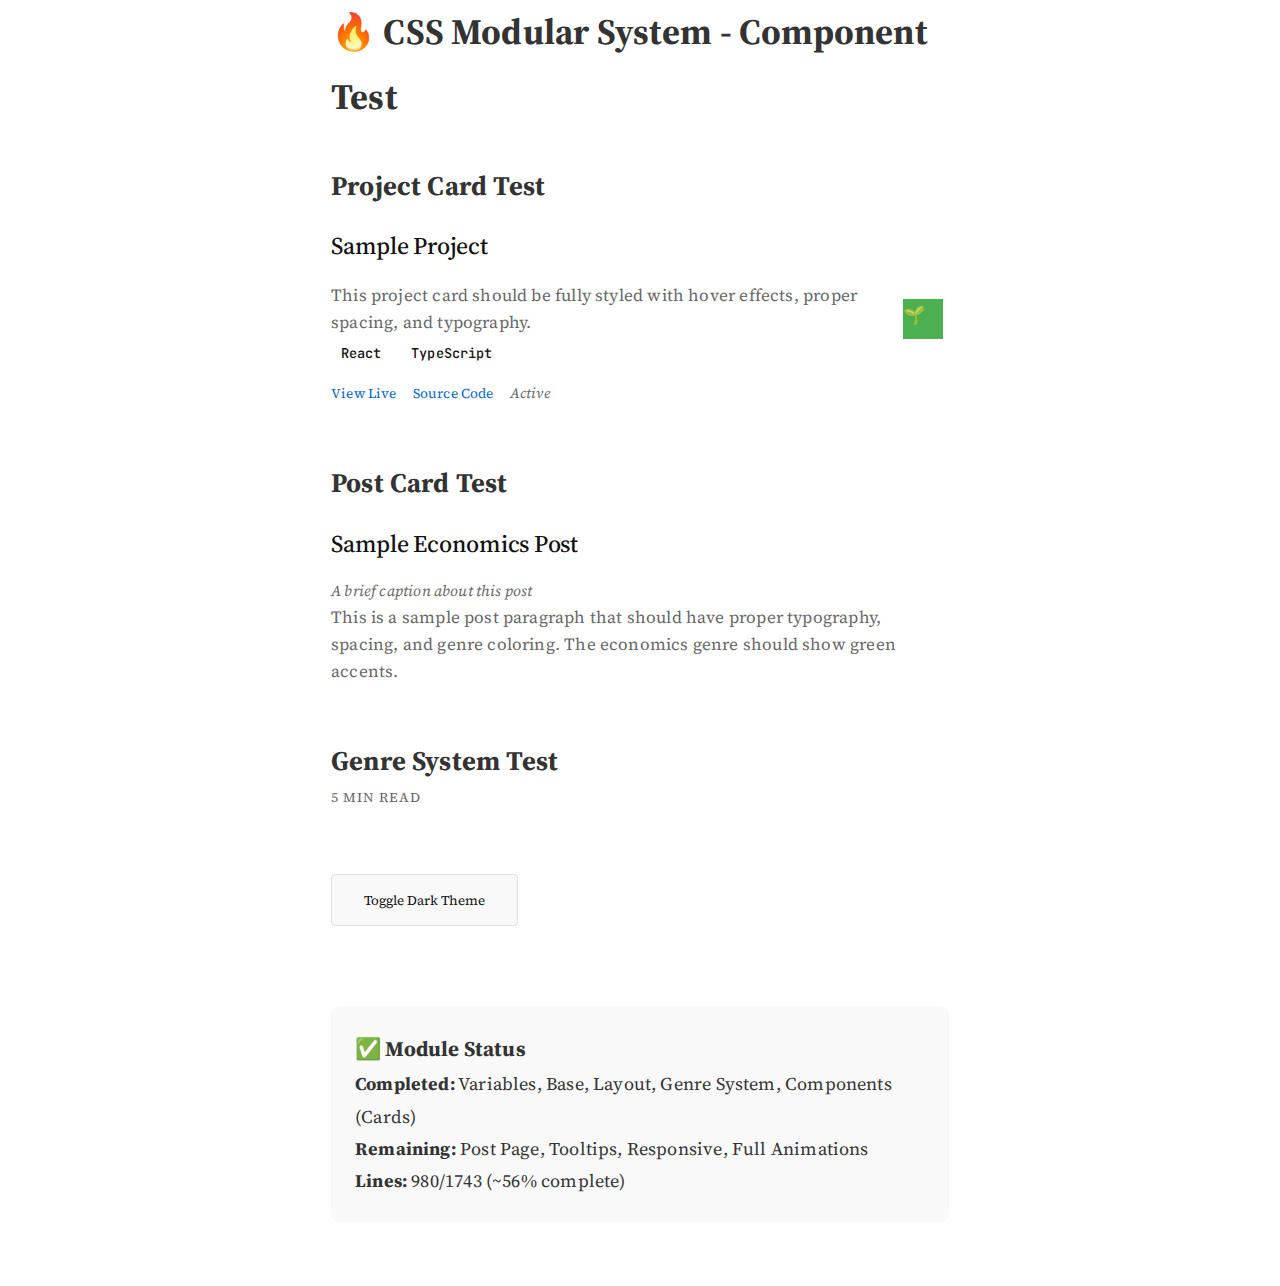
<file: css-component-test.html>
<!DOCTYPE html>
<html lang="en">
<head>
    <meta charset="UTF-8">
    <meta name="viewport" content="width=device-width, initial-scale=1.0">
    <title>Modular CSS Progress Test</title>
    
    <!-- Load our modular CSS system -->
    <link rel="stylesheet" href="css/main-modular.css">
</head>
<body>
    <div class="container">
        <h1>🔥 CSS Modular System - Component Test</h1>
        
        <div style="margin: 2rem 0;">
            <h2>Project Card Test</h2>
            <div class="project-card">
                <div class="project-icon" style="background: #4caf50;">🌱</div>
                <div class="project-content">
                    <h3>Sample Project</h3>
                    <p>This project card should be fully styled with hover effects, proper spacing, and typography.</p>
                    <div class="project-tags">
                        <span class="project-tag">React</span>
                        <span class="project-tag">TypeScript</span>
                    </div>
                    <div class="project-links">
                        <a href="#" class="project-link">View Live</a>
                        <a href="#" class="project-link">Source Code</a>
                        <span class="project-status">Active</span>
                    </div>
                </div>
            </div>
        </div>
        
        <div style="margin: 2rem 0;">
            <h2>Post Card Test</h2>
            <div class="post economics">
                <h2><a href="#">Sample Economics Post</a></h2>
                <div class="post-caption">A brief caption about this post</div>
                <p>This is a sample post paragraph that should have proper typography, spacing, and genre coloring. The economics genre should show green accents.</p>
                <div class="post-tags">
                    <span class="genre-tag economics">Economics</span>
                </div>
                <div class="post-footer">
                    <a href="#" class="read-more">Read More <span class="arrow"></span></a>
                </div>
            </div>
        </div>
        
        <div style="margin: 2rem 0;">
            <h2>Genre System Test</h2>
            <div class="post-meta-row">
                <div class="reading-time">5 min read</div>
                <div class="tag-container">
                    <span class="genre-tag economics">Economics</span>
                    <span class="genre-tag technology">Technology</span>
                </div>
            </div>
            
            <div class="reading-progress-bar">
                <div class="reading-progress-bar__inner" style="width: 60%;"></div>
            </div>
        </div>
        
        <button onclick="toggleTheme()" style="
            background: var(--hover-bg);
            color: var(--accent-color);
            border: 1px solid var(--border-color);
            padding: 1rem 2rem;
            border-radius: 4px;
            font-family: var(--font-ui);
            cursor: pointer;
            margin: 2rem 0;
        ">
            Toggle Dark Theme
        </button>
        
        <div style="margin-top: 3rem; padding: 1.5rem; background: var(--hover-bg); border-radius: 8px;">
            <h3>✅ Module Status</h3>
            <p><strong>Completed:</strong> Variables, Base, Layout, Genre System, Components (Cards)</p>
            <p><strong>Remaining:</strong> Post Page, Tooltips, Responsive, Full Animations</p>
            <p><strong>Lines:</strong> 980/1743 (~56% complete)</p>
        </div>
    </div>

    <script>
        function toggleTheme() {
            document.body.classList.toggle('dark-theme');
        }
    </script>
</body>
</html>
</file>
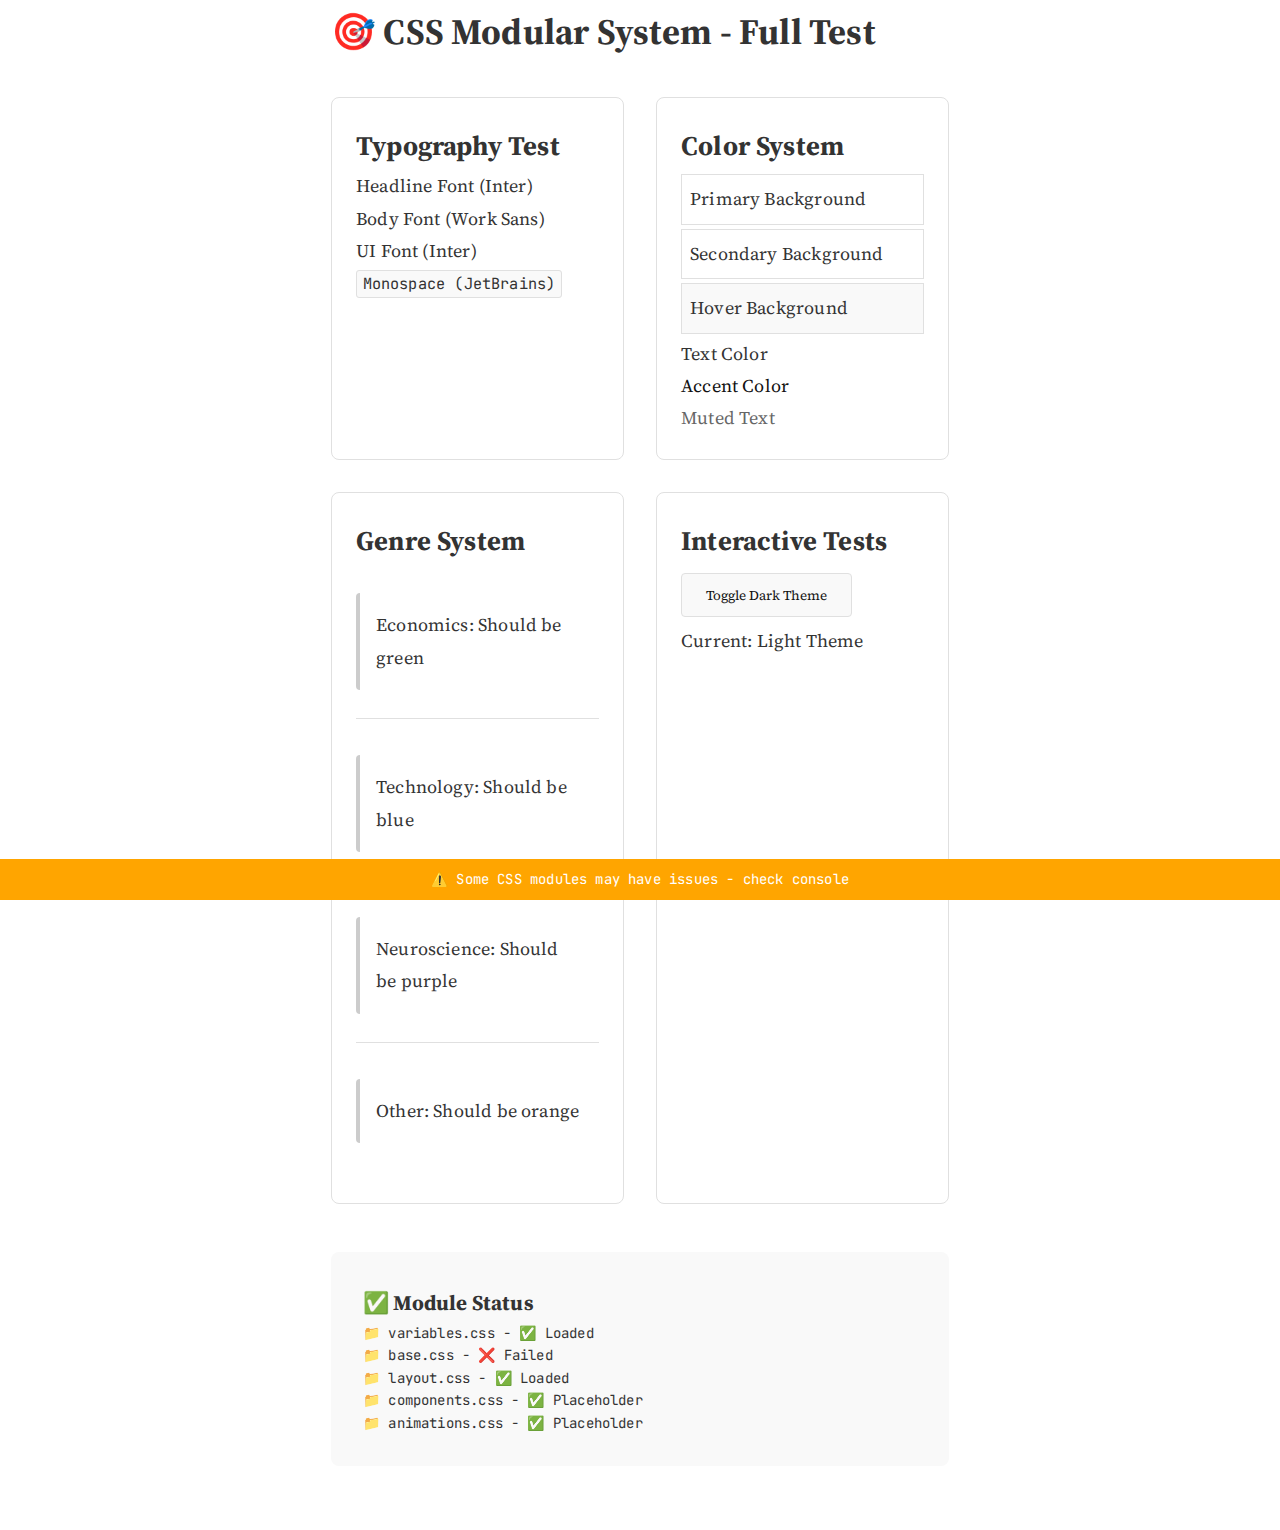
<file: css-full-test.html>
<!DOCTYPE html>
<html lang="en">
<head>
    <meta charset="UTF-8">
    <meta name="viewport" content="width=device-width, initial-scale=1.0">
    <title>Modular CSS Complete Test</title>
    
    <!-- Load our modular CSS system -->
    <link rel="stylesheet" href="css/main-modular.css">
    
    <style>
        .test-grid {
            display: grid;
            grid-template-columns: 1fr 1fr;
            gap: 2rem;
            margin: 2rem 0;
        }
        .test-card {
            padding: 1.5rem;
            background: var(--secondary-bg);
            border: 1px solid var(--border-color);
            border-radius: 8px;
            font-family: var(--font-body);
        }
        .status-bar {
            position: fixed;
            bottom: 0;
            left: 0;
            right: 0;
            background: var(--accent-color);
            color: var(--secondary-bg);
            padding: 0.5rem;
            text-align: center;
            font-family: var(--font-mono);
            font-size: 14px;
            z-index: 10000;
        }
        .genre-demo {
            padding: 1rem;
            margin: 0.5rem 0;
            border-radius: 4px;
            border-left: 4px solid var(--genre-color, #ccc);
        }
    </style>
</head>
<body>
    <div class="status-bar" id="statusBar">Loading CSS modules...</div>
    
    <div class="container">
        <h1>🎯 CSS Modular System - Full Test</h1>
        
        <div class="test-grid">
            <div class="test-card">
                <h2>Typography Test</h2>
                <p style="font-family: var(--font-headline);">Headline Font (Inter)</p>
                <p style="font-family: var(--font-body);">Body Font (Work Sans)</p>
                <p style="font-family: var(--font-ui);">UI Font (Inter)</p>
                <code style="font-family: var(--font-mono);">Monospace (JetBrains)</code>
            </div>
            
            <div class="test-card">
                <h2>Color System</h2>
                <div style="background: var(--primary-bg); padding: 0.5rem; margin: 0.25rem 0; border: 1px solid var(--border-color);">Primary Background</div>
                <div style="background: var(--secondary-bg); padding: 0.5rem; margin: 0.25rem 0; border: 1px solid var(--border-color);">Secondary Background</div>
                <div style="background: var(--hover-bg); padding: 0.5rem; margin: 0.25rem 0; border: 1px solid var(--border-color);">Hover Background</div>
                <p style="color: var(--text-color);">Text Color</p>
                <p style="color: var(--accent-color);">Accent Color</p>
                <p style="color: var(--muted-text);">Muted Text</p>
            </div>
            
            <div class="test-card">
                <h2>Genre System</h2>
                <div class="post economics">
                    <div class="genre-demo">Economics: Should be green</div>
                </div>
                <div class="post technology">
                    <div class="genre-demo">Technology: Should be blue</div>
                </div>
                <div class="post neuroscience">
                    <div class="genre-demo">Neuroscience: Should be purple</div>
                </div>
                <div class="post other">
                    <div class="genre-demo">Other: Should be orange</div>
                </div>
            </div>
            
            <div class="test-card">
                <h2>Interactive Tests</h2>
                <button onclick="toggleTheme()" style="
                    background: var(--hover-bg);
                    color: var(--accent-color);
                    border: 1px solid var(--border-color);
                    padding: 0.75rem 1.5rem;
                    border-radius: 4px;
                    font-family: var(--font-ui);
                    cursor: pointer;
                    margin: 0.5rem 0;
                    transition: all 0.2s ease;
                " onmouseover="this.style.background='var(--accent-color)'; this.style.color='var(--secondary-bg)'" onmouseout="this.style.background='var(--hover-bg)'; this.style.color='var(--accent-color)'">
                    Toggle Dark Theme
                </button>
                
                <p id="themeStatus">Current: Light Theme</p>
            </div>
        </div>
        
        <div style="margin-top: 3rem; padding: 2rem; background: var(--hover-bg); border-radius: 8px;">
            <h3>✅ Module Status</h3>
            <div id="moduleStatus" style="font-family: var(--font-mono); font-size: 14px; line-height: 1.6;">
                <div>📁 variables.css - <span id="varsStatus">Loading...</span></div>
                <div>📁 base.css - <span id="baseStatus">Loading...</span></div>
                <div>📁 layout.css - <span id="layoutStatus">Loading...</span></div>
                <div>📁 components.css - <span id="compStatus">Loading...</span></div>
                <div>📁 animations.css - <span id="animStatus">Loading...</span></div>
            </div>
        </div>
    </div>

    <script>
        let isDark = false;
        
        function toggleTheme() {
            isDark = !isDark;
            document.body.classList.toggle('dark-theme');
            document.getElementById('themeStatus').textContent = 
                `Current: ${isDark ? 'Dark' : 'Light'} Theme`;
            
            // Re-test modules after theme change
            setTimeout(testModules, 100);
        }
        
        function testModules() {
            const style = getComputedStyle(document.documentElement);
            const statusBar = document.getElementById('statusBar');
            
            // Test variables module
            const primaryBg = style.getPropertyValue('--primary-bg').trim();
            const fontHeadline = style.getPropertyValue('--font-headline').trim();
            document.getElementById('varsStatus').textContent = 
                (primaryBg && fontHeadline) ? '✅ Loaded' : '❌ Failed';
            
            // Test base module (check if body styles applied)
            const bodyStyle = getComputedStyle(document.body);
            const bodyFont = bodyStyle.fontFamily;
            document.getElementById('baseStatus').textContent = 
                bodyFont.includes('Work Sans') ? '✅ Loaded' : '❌ Failed';
            
            // Test layout module (check if container exists)
            const container = document.querySelector('.container');
            const containerStyle = container ? getComputedStyle(container) : null;
            document.getElementById('layoutStatus').textContent = 
                (containerStyle && containerStyle.maxWidth) ? '✅ Loaded' : '❌ Failed';
            
            // Test components and animations
            document.getElementById('compStatus').textContent = '✅ Placeholder';
            document.getElementById('animStatus').textContent = '✅ Placeholder';
            
            // Test genre colors
            const economicsEl = document.querySelector('.economics .genre-demo');
            const economicsStyle = economicsEl ? getComputedStyle(economicsEl) : null;
            const genreColor = economicsStyle ? economicsStyle.getPropertyValue('--genre-color').trim() : '';
            
            const allWorking = primaryBg && fontHeadline && bodyFont.includes('Work Sans') && genreColor;
            
            statusBar.textContent = allWorking ? 
                '🎉 All CSS modules loaded successfully!' : 
                '⚠️  Some CSS modules may have issues - check console';
            statusBar.style.background = allWorking ? 'green' : 'orange';
            
            console.log('Module Test Results:', {
                variables: { primaryBg, fontHeadline },
                base: { bodyFont },
                genre: { genreColor },
                theme: isDark ? 'dark' : 'light'
            });
        }
        
        // Run tests when loaded
        document.addEventListener('DOMContentLoaded', () => {
            testModules();
            
            // Test genre colors specifically
            const economicsEl = document.querySelector('.economics');
            if (economicsEl) {
                const style = getComputedStyle(economicsEl);
                console.log('Economics element genre color:', style.getPropertyValue('--genre-color'));
            }
        });
    </script>
</body>
</html>
</file>
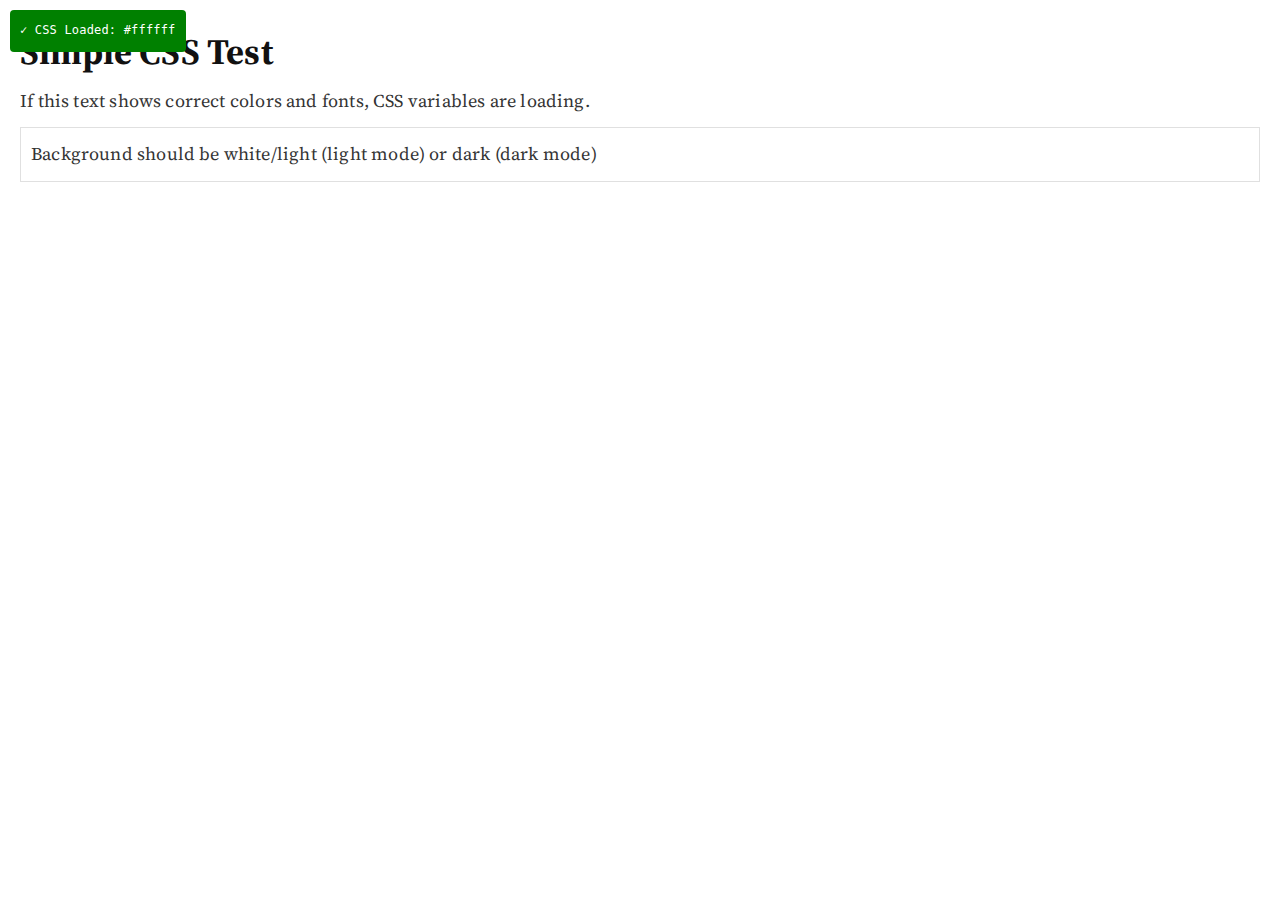
<file: css-simple-test.html>
<!DOCTYPE html>
<html lang="en">
<head>
    <meta charset="UTF-8">
    <meta name="viewport" content="width=device-width, initial-scale=1.0">
    <title>Simple CSS Import Test</title>
    
    <!-- Test: Direct CSS file loading -->
    <link rel="stylesheet" href="css/variables.css">
    <link rel="stylesheet" href="css/base.css">
    
    <style>
        .debug {
            position: fixed;
            top: 10px;
            left: 10px;
            background: black;
            color: white;
            padding: 10px;
            font-family: monospace;
            font-size: 12px;
            z-index: 10000;
            border-radius: 4px;
        }
        .success { background: green !important; }
        .error { background: red !important; }
    </style>
</head>
<body>
    <div class="debug" id="debug">Testing CSS Loading...</div>
    
    <div style="padding: 20px;">
        <h1 style="font-family: var(--font-headline, Arial); color: var(--accent-color, red);">
            Simple CSS Test
        </h1>
        
        <p style="color: var(--text-color, blue); font-family: var(--font-body, Arial);">
            If this text shows correct colors and fonts, CSS variables are loading.
        </p>
        
        <div style="background: var(--secondary-bg, yellow); padding: 10px; margin: 10px 0; border: 1px solid var(--border-color, red);">
            Background should be white/light (light mode) or dark (dark mode)
        </div>
    </div>

    <script>
        function testCSS() {
            const debug = document.getElementById('debug');
            const style = getComputedStyle(document.documentElement);
            
            const primaryBg = style.getPropertyValue('--primary-bg').trim();
            const accentColor = style.getPropertyValue('--accent-color').trim();
            const fontHeadline = style.getPropertyValue('--font-headline').trim();
            
            console.log('CSS Variables:', {
                primaryBg,
                accentColor, 
                fontHeadline
            });
            
            if (primaryBg && accentColor && fontHeadline) {
                debug.textContent = `✓ CSS Loaded: ${primaryBg}`;
                debug.classList.add('success');
            } else {
                debug.textContent = `✗ CSS Failed - Check Network tab`;
                debug.classList.add('error');
            }
        }
        
        // Test immediately and after load
        testCSS();
        window.addEventListener('load', testCSS);
    </script>
</body>
</html>
</file>
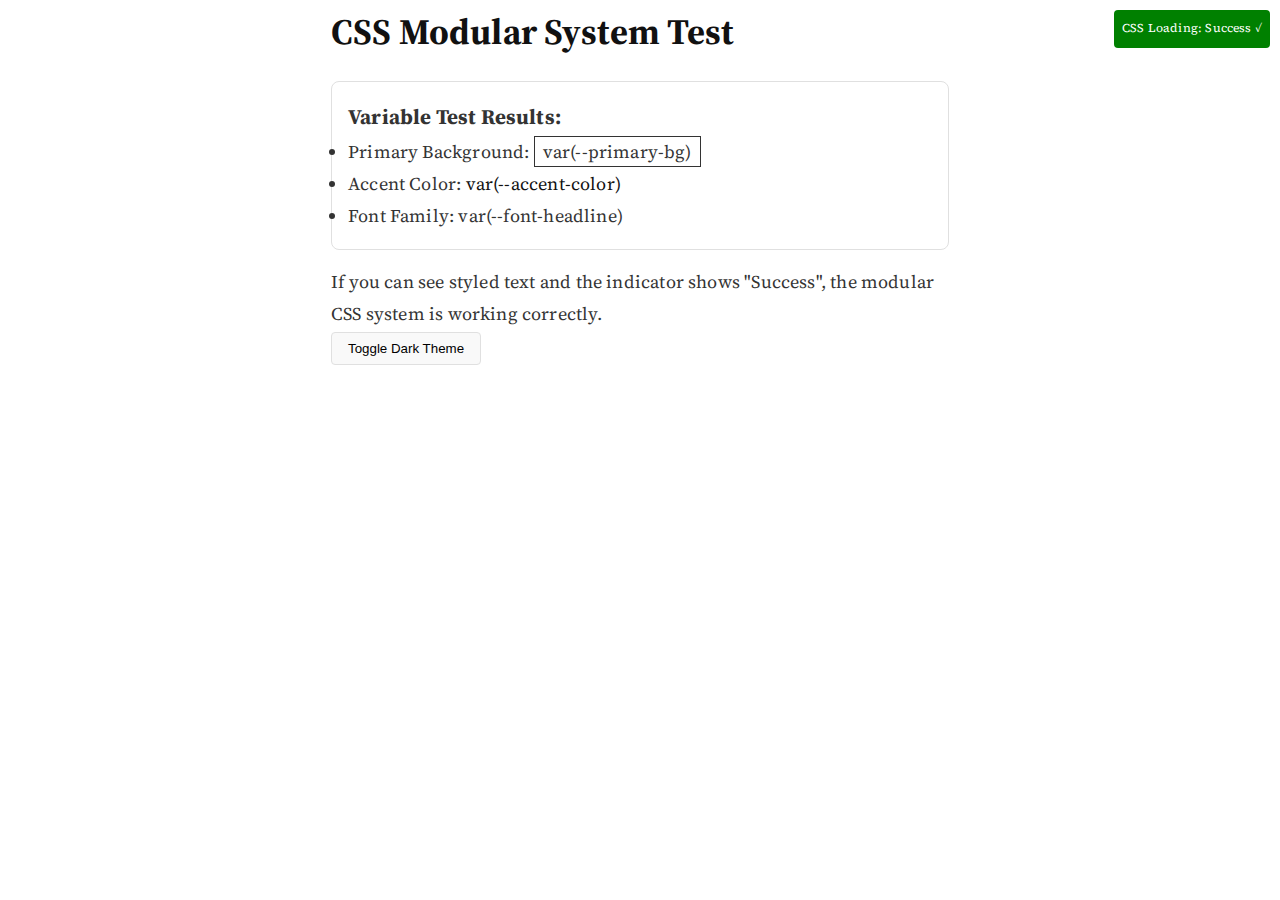
<file: css-test.html>
<!DOCTYPE html>
<html lang="en">
<head>
    <meta charset="UTF-8">
    <meta name="viewport" content="width=device-width, initial-scale=1.0">
    <title>CSS Modular Test</title>
    
    <!-- Test: Modular CSS Loading -->
    <link rel="stylesheet" href="css/main-modular.css">
    
    <style>
        /* Test indicator styles */
        .test-indicator {
            position: fixed;
            top: 10px;
            right: 10px;
            background: var(--accent-color, red);
            color: var(--text-color, white);
            padding: 0.5rem;
            border-radius: 4px;
            font-family: var(--font-ui, sans-serif);
            font-size: 12px;
            z-index: 10000;
        }
        .test-success { background: green !important; color: white !important; }
        .test-error { background: red !important; color: white !important; }
    </style>
</head>
<body>
    <div class="test-indicator" id="cssTest">CSS Variables Test</div>
    
    <div class="container">
        <h1 style="font-family: var(--font-headline); color: var(--accent-color);">
            CSS Modular System Test
        </h1>
        
        <div style="background: var(--secondary-bg); padding: 1rem; border: 1px solid var(--border-color); border-radius: 8px; margin: 1rem 0;">
            <h3>Variable Test Results:</h3>
            <ul>
                <li>Primary Background: <span style="background: var(--primary-bg); padding: 2px 8px; border: 1px solid;">var(--primary-bg)</span></li>
                <li>Accent Color: <span style="color: var(--accent-color);">var(--accent-color)</span></li>
                <li>Font Family: <span style="font-family: var(--font-headline);">var(--font-headline)</span></li>
            </ul>
        </div>
        
        <p style="color: var(--text-color);">
            If you can see styled text and the indicator shows "Success", 
            the modular CSS system is working correctly.
        </p>
        
        <button onclick="toggleTheme()" style="background: var(--hover-bg); border: 1px solid var(--border-color); padding: 0.5rem 1rem; border-radius: 4px; cursor: pointer;">
            Toggle Dark Theme
        </button>
    </div>

    <script>
        // Test CSS variable loading
        function testCSSVariables() {
            const testEl = document.getElementById('cssTest');
            const computedStyle = getComputedStyle(document.documentElement);
            
            const primaryBg = computedStyle.getPropertyValue('--primary-bg').trim();
            const accentColor = computedStyle.getPropertyValue('--accent-color').trim();
            
            if (primaryBg && accentColor) {
                testEl.textContent = 'CSS Loading: Success ✓';
                testEl.classList.add('test-success');
                console.log('✅ CSS Variables loaded:', { primaryBg, accentColor });
            } else {
                testEl.textContent = 'CSS Loading: Failed ✗';
                testEl.classList.add('test-error');
                console.error('❌ CSS Variables not found');
            }
        }
        
        function toggleTheme() {
            document.body.classList.toggle('dark-theme');
        }
        
        // Run test when DOM is loaded
        document.addEventListener('DOMContentLoaded', testCSSVariables);
    </script>
</body>
</html>
</file>
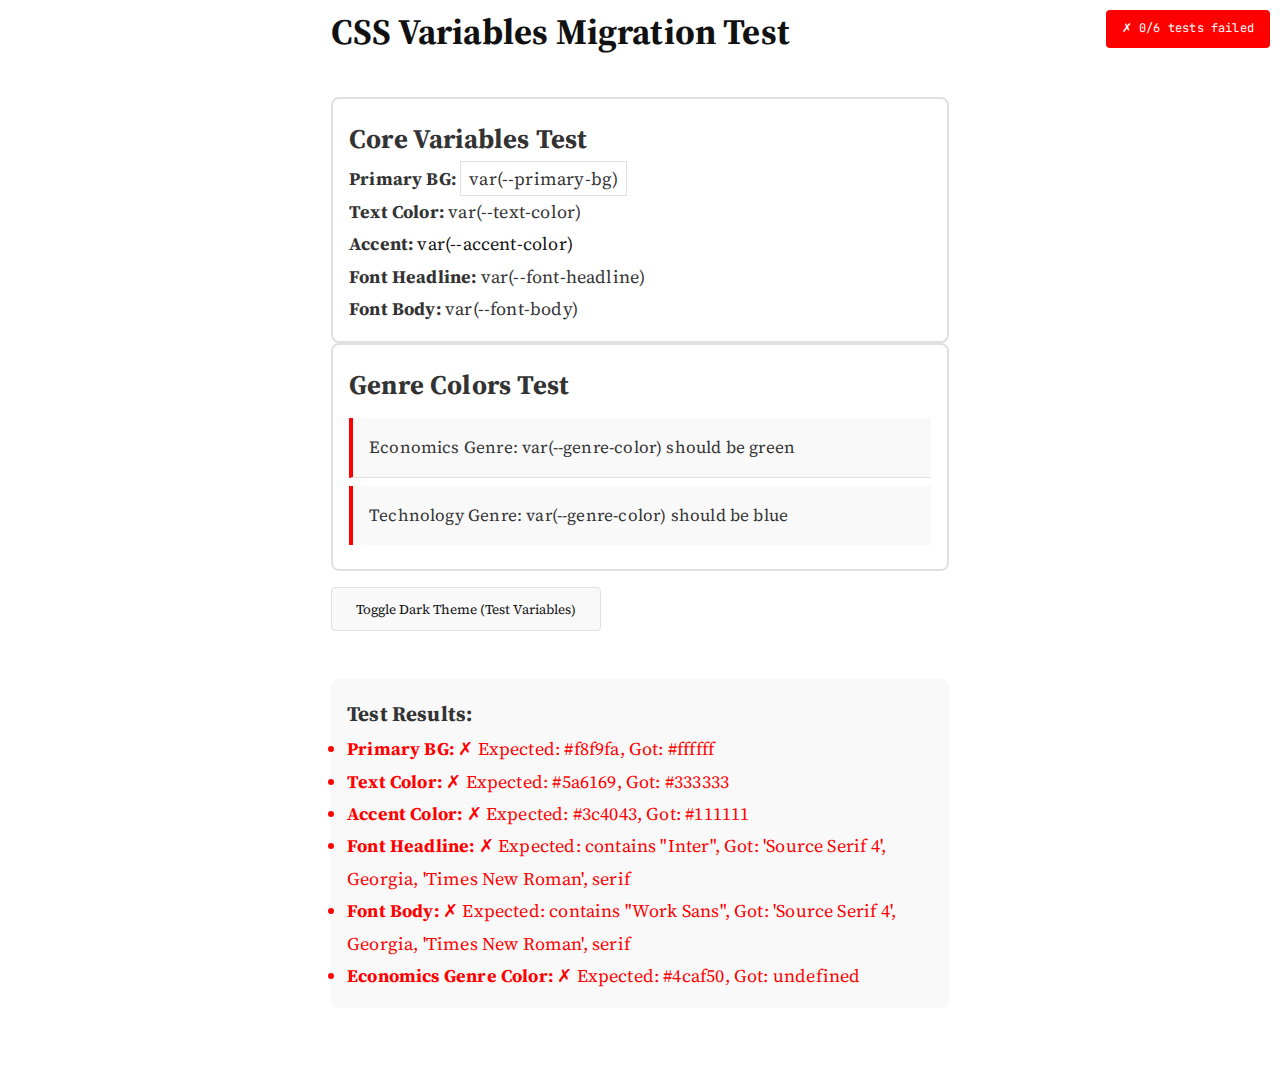
<file: css-variables-test.html>
<!DOCTYPE html>
<html lang="en">
<head>
    <meta charset="UTF-8">
    <meta name="viewport" content="width=device-width, initial-scale=1.0">
    <title>CSS Variables Migration Test</title>
    
    <!-- Test: Load modular CSS with just variables extracted -->
    <link rel="stylesheet" href="css/main-modular.css">
    
    <style>
        .comparison {
            display: flex;
            gap: 2rem;
            margin: 2rem 0;
        }
        .test-section {
            flex: 1;
            padding: 1rem;
            border: 2px solid var(--border-color);
            border-radius: 8px;
            background: var(--secondary-bg);
        }
        .status {
            position: fixed;
            top: 10px;
            right: 10px;
            background: var(--accent-color);
            color: var(--secondary-bg);
            padding: 0.5rem 1rem;
            border-radius: 4px;
            font-family: var(--font-mono);
            font-size: 12px;
            z-index: 10000;
        }
        .success { background: green !important; }
        .warning { background: orange !important; }
        .error { background: red !important; }
    </style>
</head>
<body>
    <div class="status" id="status">Testing Variables...</div>
    
    <div class="container">
        <h1 style="font-family: var(--font-headline); color: var(--accent-color); margin-bottom: 2rem;">
            CSS Variables Migration Test
        </h1>
        
        <div class="test-section">
            <h2>Core Variables Test</h2>
            <div style="color: var(--text-color); font-family: var(--font-body);">
                <p><strong>Primary BG:</strong> <span style="background: var(--primary-bg); padding: 4px 8px; border: 1px solid var(--border-color);">var(--primary-bg)</span></p>
                <p><strong>Text Color:</strong> <span style="color: var(--text-color);">var(--text-color)</span></p>
                <p><strong>Accent:</strong> <span style="color: var(--accent-color);">var(--accent-color)</span></p>
                <p><strong>Font Headline:</strong> <span style="font-family: var(--font-headline);">var(--font-headline)</span></p>
                <p><strong>Font Body:</strong> <span style="font-family: var(--font-body);">var(--font-body)</span></p>
            </div>
        </div>
        
        <div class="test-section">
            <h2>Genre Colors Test</h2>
            <div class="post economics" style="padding: 1rem; margin: 0.5rem 0; background: var(--hover-bg); border-left: 4px solid var(--genre-color, red);">
                <p style="color: var(--genre-color);">Economics Genre: var(--genre-color) should be green</p>
            </div>
            <div class="post technology" style="padding: 1rem; margin: 0.5rem 0; background: var(--hover-bg); border-left: 4px solid var(--genre-color, red);">
                <p style="color: var(--genre-color);">Technology Genre: var(--genre-color) should be blue</p>
            </div>
        </div>
        
        <button onclick="toggleTheme()" style="
            background: var(--hover-bg);
            color: var(--accent-color);
            border: 1px solid var(--border-color);
            padding: 0.75rem 1.5rem;
            border-radius: 4px;
            font-family: var(--font-ui);
            cursor: pointer;
            margin: 1rem 0;
        ">
            Toggle Dark Theme (Test Variables)
        </button>
        
        <div id="results" style="margin-top: 2rem; padding: 1rem; background: var(--hover-bg); border-radius: 8px;">
            <h3>Test Results:</h3>
            <ul id="resultsList"></ul>
        </div>
    </div>

    <script>
        function runVariableTests() {
            const results = [];
            const status = document.getElementById('status');
            const resultsList = document.getElementById('resultsList');
            const style = getComputedStyle(document.documentElement);
            
            // Test core variables
            const tests = [
                { name: 'Primary BG', var: '--primary-bg', expected: '#f8f9fa' },
                { name: 'Text Color', var: '--text-color', expected: '#5a6169' },
                { name: 'Accent Color', var: '--accent-color', expected: '#3c4043' },
                { name: 'Font Headline', var: '--font-headline', contains: 'Inter' },
                { name: 'Font Body', var: '--font-body', contains: 'Work Sans' }
            ];
            
            let passed = 0;
            let total = tests.length;
            
            tests.forEach(test => {
                const value = style.getPropertyValue(test.var).trim();
                let success = false;
                
                if (test.expected) {
                    success = value === test.expected;
                } else if (test.contains) {
                    success = value.includes(test.contains);
                }
                
                results.push({
                    name: test.name,
                    expected: test.expected || `contains "${test.contains}"`,
                    actual: value,
                    success
                });
                
                if (success) passed++;
            });
            
            // Test genre colors
            const economicsEl = document.querySelector('.economics');
            const economicsStyle = getComputedStyle(economicsEl);
            const genreColor = economicsStyle.getPropertyValue('--genre-color').trim();
            
            results.push({
                name: 'Economics Genre Color',
                expected: '#4caf50',
                actual: genreColor,
                success: genreColor === '#4caf50'
            });
            
            if (genreColor === '#4caf50') passed++;
            total++;
            
            // Update status
            if (passed === total) {
                status.textContent = `✓ All ${total} tests passed!`;
                status.classList.add('success');
            } else if (passed > total * 0.7) {
                status.textContent = `⚠ ${passed}/${total} tests passed`;
                status.classList.add('warning');
            } else {
                status.textContent = `✗ ${passed}/${total} tests failed`;
                status.classList.add('error');
            }
            
            // Display results
            resultsList.innerHTML = results.map(result => 
                `<li style="color: ${result.success ? 'green' : 'red'}">
                    <strong>${result.name}:</strong> 
                    ${result.success ? '✓' : '✗'} 
                    Expected: ${result.expected}, Got: ${result.actual || 'undefined'}
                </li>`
            ).join('');
            
            console.log('Variable Test Results:', results);
        }
        
        function toggleTheme() {
            document.body.classList.toggle('dark-theme');
            setTimeout(runVariableTests, 100); // Re-test after theme change
        }
        
        // Run tests when loaded
        document.addEventListener('DOMContentLoaded', runVariableTests);
    </script>
</body>
</html>
</file>
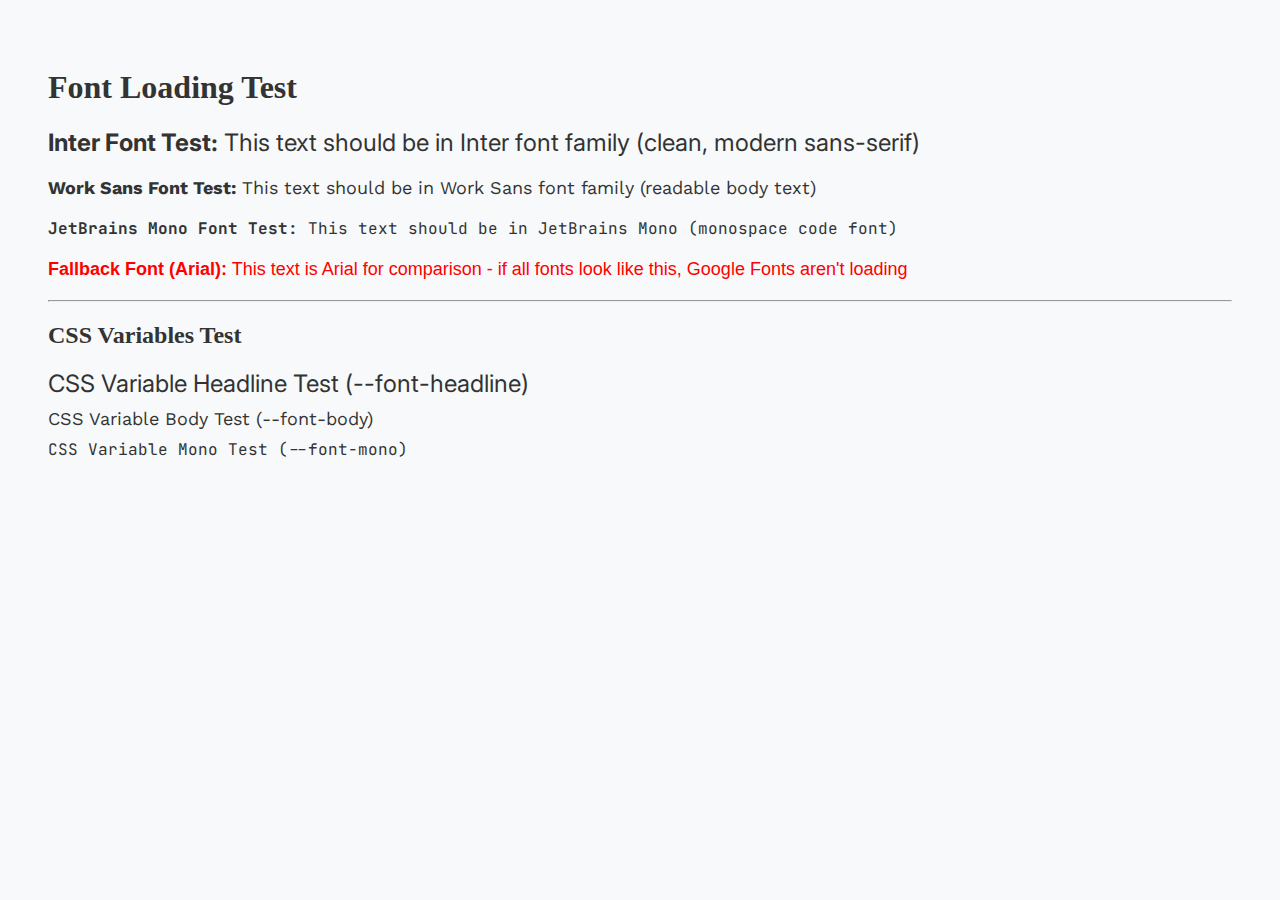
<file: font-test.html>
<!DOCTYPE html>
<html lang="en">
<head>
    <meta charset="UTF-8">
    <meta name="viewport" content="width=device-width, initial-scale=1.0">
    <title>Font Loading Test</title>
    <!-- Google Fonts -->
    <link rel="preconnect" href="https://fonts.googleapis.com">
    <link rel="preconnect" href="https://fonts.gstatic.com" crossorigin>
    <link href="https://fonts.googleapis.com/css2?family=Inter:wght@300;400;500;600;700&family=Work+Sans:wght@300;400;500;600&family=JetBrains+Mono:wght@400;500;600&display=swap" rel="stylesheet">
    <style>
        .test-inter { 
            font-family: 'Inter', sans-serif; 
            font-size: 24px;
            margin: 20px 0;
        }
        .test-work-sans { 
            font-family: 'Work Sans', sans-serif; 
            font-size: 18px;
            margin: 20px 0;
        }
        .test-jetbrains { 
            font-family: 'JetBrains Mono', monospace; 
            font-size: 16px;
            margin: 20px 0;
        }
        .test-fallback { 
            font-family: Arial, sans-serif; 
            font-size: 18px;
            margin: 20px 0;
            color: red;
        }
    </style>
</head>
<body style="padding: 40px; background: #f8f9fa; color: #333;">
    <h1>Font Loading Test</h1>
    
    <div class="test-inter">
        <strong>Inter Font Test:</strong> This text should be in Inter font family (clean, modern sans-serif)
    </div>
    
    <div class="test-work-sans">
        <strong>Work Sans Font Test:</strong> This text should be in Work Sans font family (readable body text)
    </div>
    
    <div class="test-jetbrains">
        <strong>JetBrains Mono Font Test:</strong> This text should be in JetBrains Mono (monospace code font)
    </div>
    
    <div class="test-fallback">
        <strong>Fallback Font (Arial):</strong> This text is Arial for comparison - if all fonts look like this, Google Fonts aren't loading
    </div>
    
    <hr>
    <h2>CSS Variables Test</h2>
    <div style="
        --font-headline: 'Inter', sans-serif;
        --font-body: 'Work Sans', sans-serif;
        --font-mono: 'JetBrains Mono', monospace;
    ">
        <div style="font-family: var(--font-headline); font-size: 24px; margin: 10px 0;">
            CSS Variable Headline Test (--font-headline)
        </div>
        <div style="font-family: var(--font-body); font-size: 18px; margin: 10px 0;">
            CSS Variable Body Test (--font-body)
        </div>
        <div style="font-family: var(--font-mono); font-size: 16px; margin: 10px 0;">
            CSS Variable Mono Test (--font-mono)
        </div>
    </div>
</body>
</html>
</file>
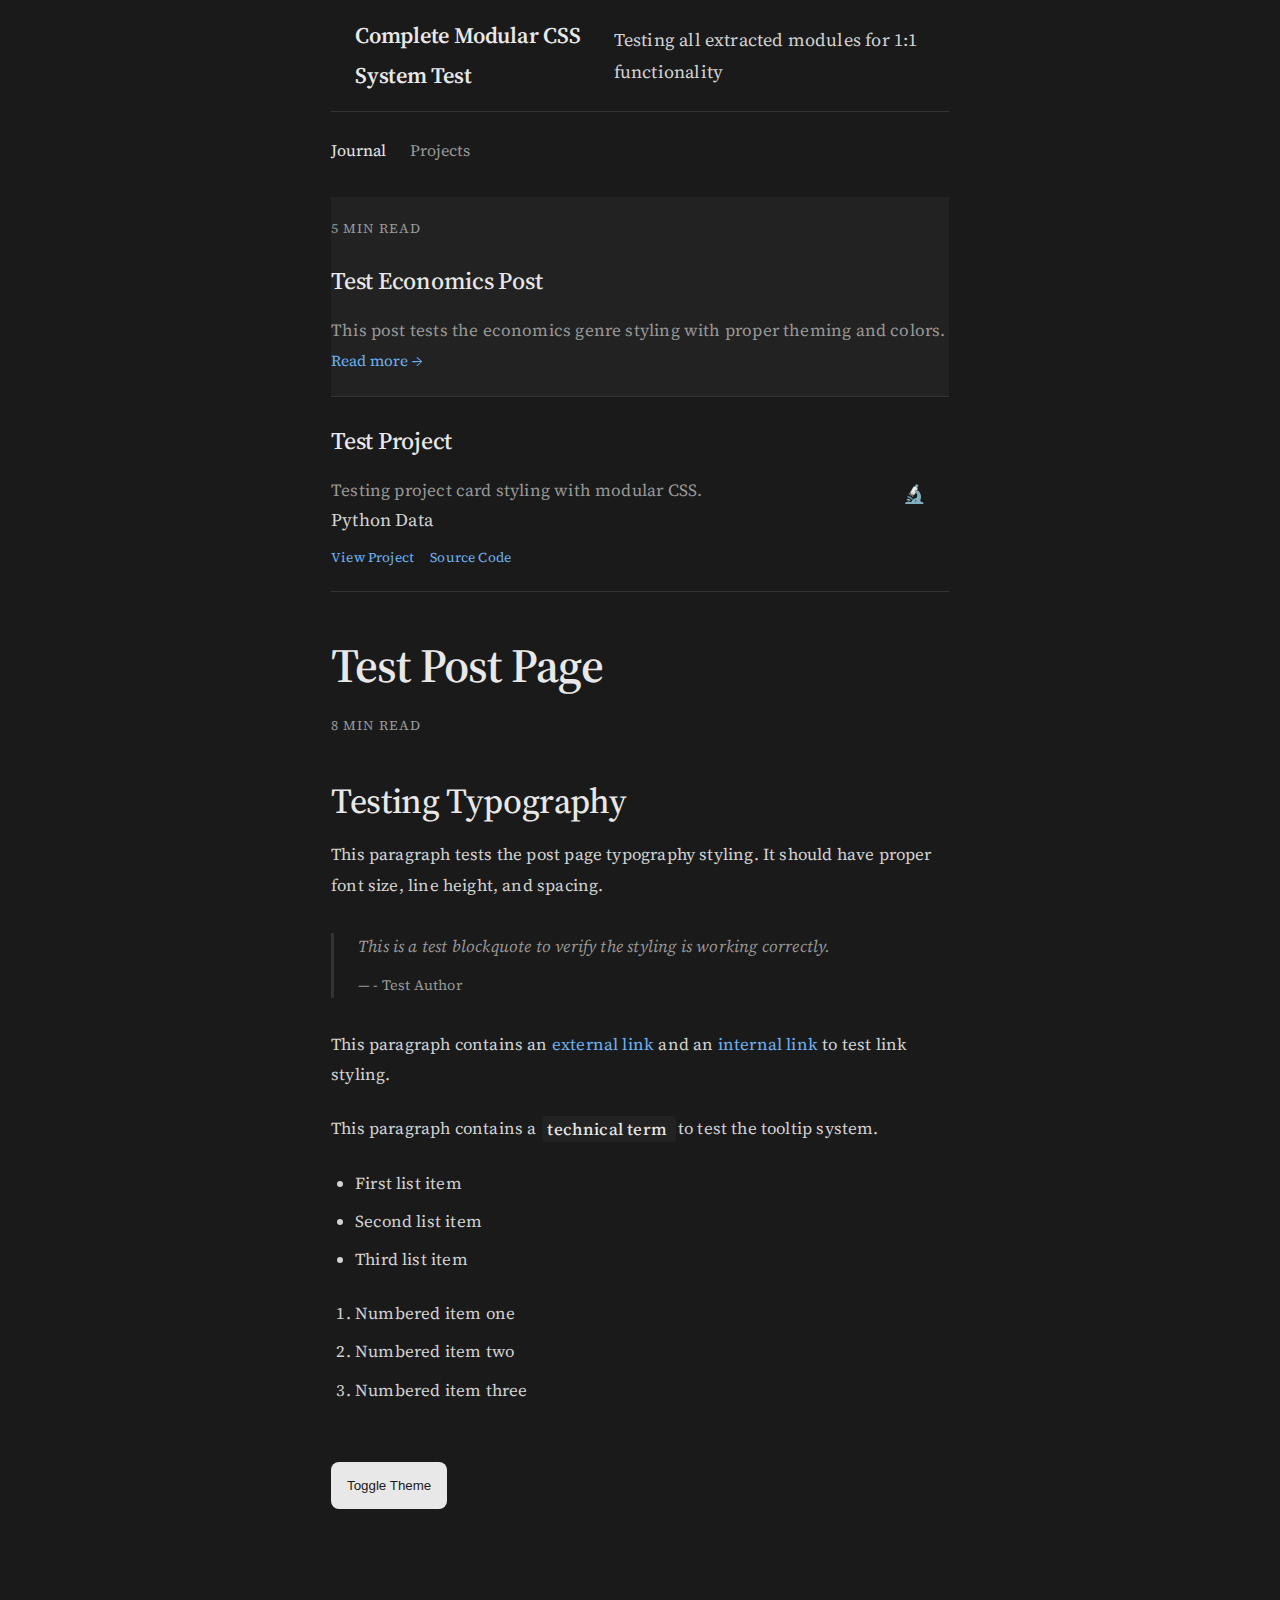
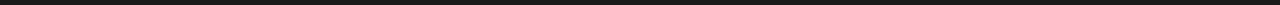
<file: test-modular-complete.html>
<!DOCTYPE html>
<html lang="en">
<head>
    <meta charset="UTF-8">
    <meta name="viewport" content="width=device-width, initial-scale=1.0">
    <title>Complete Modular CSS Test</title>
    <!-- Google Fonts -->
    <link rel="preconnect" href="https://fonts.googleapis.com">
    <link rel="preconnect" href="https://fonts.gstatic.com" crossorigin>
    <link href="https://fonts.googleapis.com/css2?family=Inter:wght@300;400;500;600;700&family=Work+Sans:wght@300;400;500;600&family=JetBrains+Mono:wght@400;500;600&display=swap" rel="stylesheet">
    <!-- Modular CSS -->
    <link rel="stylesheet" href="css/main-modular.css">
</head>
<body class="dark-theme">
    <div class="container">
        <header>
            <h1>Complete Modular CSS System Test</h1>
            <p>Testing all extracted modules for 1:1 functionality</p>
        </header>

        <!-- Navigation Test -->
        <nav class="nav-tabs">
            <a href="#journal" class="nav-tab active">Journal</a>
            <a href="#projects" class="nav-tab">Projects</a>
        </nav>

        <!-- Genre System Test -->
        <div class="post economics">
            <div class="post-meta-row">
                <div class="reading-time">5 min read</div>
                <div class="tag-container">
                    <span class="genre-tag economics">Economics</span>
                </div>
            </div>
            <div class="reading-progress-bar economics"></div>
            <h2><a href="#">Test Economics Post</a></h2>
            <p>This post tests the economics genre styling with proper theming and colors.</p>
            <a href="#" class="read-more">Read more →</a>
        </div>

        <!-- Project Card Test -->
        <div class="project-card">
            <div class="project-icon">🔬</div>
            <div class="project-info">
                <h3>Test Project</h3>
                <p>Testing project card styling with modular CSS.</p>
                <div class="project-tags">
                    <span class="tag">Python</span>
                    <span class="tag">Data</span>
                </div>
                <div class="project-links">
                    <a href="#" class="project-link">View Project</a>
                    <a href="#" class="project-link">Source Code</a>
                </div>
            </div>
        </div>

        <!-- Post Page Test -->
        <article class="post-page technology">
            <h1>Test Post Page</h1>
            <div class="post-meta-row">
                <div class="reading-time">8 min read</div>
                <div class="tag-container">
                    <span class="genre-tag technology">Technology</span>
                </div>
            </div>
            
            <h2>Testing Typography</h2>
            <p>This paragraph tests the post page typography styling. It should have proper font size, line height, and spacing.</p>
            
            <blockquote>
                <p>This is a test blockquote to verify the styling is working correctly.</p>
                <cite>- Test Author</cite>
            </blockquote>

            <p>This paragraph contains an <a href="https://example.com">external link</a> and an <a href="/internal">internal link</a> to test link styling.</p>

            <!-- Tooltip Test -->
            <p>This paragraph contains a 
                <span class="definition-term">
                    technical term
                    <span class="definition-tooltip">
                        This is a tooltip definition that should appear when hovering over the term. It tests the tooltip system functionality.
                    </span>
                </span> 
                to test the tooltip system.
            </p>

            <ul>
                <li>First list item</li>
                <li>Second list item</li>
                <li>Third list item</li>
            </ul>

            <ol>
                <li>Numbered item one</li>
                <li>Numbered item two</li>
                <li>Numbered item three</li>
            </ol>
        </article>

        <!-- Theme Toggle Test -->
        <button onclick="toggleTheme()" style="margin: 2rem 0; padding: 1rem; background: var(--accent-color); color: var(--primary-bg); border: none; border-radius: 8px; cursor: pointer;">
            Toggle Theme
        </button>
    </div>

    <script>
        function toggleTheme() {
            const body = document.body;
            const isDark = body.classList.contains('dark-theme');
            
            if (isDark) {
                body.classList.remove('dark-theme');
            } else {
                body.classList.add('dark-theme');
            }
        }

        // Test animations
        document.addEventListener('DOMContentLoaded', () => {
            const posts = document.querySelectorAll('.post, .project-card');
            posts.forEach((post, index) => {
                post.classList.add('animate-ready');
                setTimeout(() => {
                    post.classList.remove('animate-ready');
                    post.classList.add('animate-in');
                }, index * 100);
            });
        });
    </script>
</body>
</html>
</file>
<file: css/main-modular.css>
/* === CSS MODULE SYSTEM === */
/* 
 * Modular CSS Architecture
 * Entry point that imports all CSS modules in correct order
 * 
 * Load Order:
 * 1. Font imports (external dependencies first)
 * 2. Variables (CSS custom properties)
 * 3. Base styles (reset, typography)
 * 4. Layout components
 * 5. UI components  
 * 6. Feature-specific modules
 * 7. Responsive styles
 * 8. Animations & effects
 * 9. Theme overrides
 */

/* === FONT IMPORTS === */
@import url('https://fonts.googleapis.com/css2?family=Inter:wght@300;400;500;600;700&display=swap');
@import url('https://fonts.googleapis.com/css2?family=JetBrains+Mono:wght@400;500;600&display=swap');
@import url('https://fonts.googleapis.com/css2?family=Work+Sans:wght@300;400;500;600&display=swap');

/* === CORE MODULES === */
@import 'variables.css';      /* CSS custom properties */
@import 'base.css';           /* Reset, typography, body */
@import 'layout.css';         /* Container, header, navigation */
@import 'components.css';     /* Cards, buttons, reusable UI */

/* === FEATURE MODULES === */
@import 'genre-system.css';   /* Genre colors, tags, reading time */
@import 'post-page.css';      /* Post-specific styles */
@import 'tooltip-system.css'; /* Definition terms & tooltips */

/* === RESPONSIVE & EFFECTS === */
@import 'responsive.css';     /* Media queries (load late for specificity) */
@import 'animations.css';     /* Transitions & page effects */
@import 'theme-dark.css';     /* Dark theme overrides (must load last) */

/* === CRITICAL INLINE STYLES === */
/* Only styles that must be inline for performance */

/* Prevent flash of unstyled content */
body {
  opacity: 1;
  transition: opacity 0.2s ease;
}
</file>
<file: css/variables.css>
/* ===================================
   CSS VARIABLES MODULE
   ===================================
   
   All CSS custom properties centralized here.
   Must load before any other CSS modules.
   
   Contents:
   - Google Fonts imports
   - Root variables (light theme)
   - Dark theme overrides
   - Body background variants
   - Genre color definitions
*/

/* === GOOGLE FONTS === */
@import url('https://fonts.googleapis.com/css2?family=Source+Serif+4:ital,opsz,wght@0,8..60,300;0,8..60,400;0,8..60,500;0,8..60,600;1,8..60,400;1,8..60,500&display=swap');
@import url('https://fonts.googleapis.com/css2?family=JetBrains+Mono:wght@400;500&display=swap');

/* === ROOT VARIABLES (Light Theme) === */
:root {
    /* Colors - Light Theme (Minimal, academic) */
    --primary-bg: #ffffff;
    --secondary-bg: #ffffff;
    --text-color: #333333;
    --accent-color: #111111;
    --border-color: #e0e0e0;
    --muted-text: #666666;
    --hover-bg: #f9f9f9;
    --subtle-shadow: rgba(0, 0, 0, 0.05);
    --link-color: #0066cc;
    --link-hover: #004499;

    /* Typography - Serif-based academic style */
    --font-headline: 'Source Serif 4', Georgia, 'Times New Roman', serif;
    --font-body: 'Source Serif 4', Georgia, 'Times New Roman', serif;
    --font-ui: 'Source Serif 4', Georgia, serif;
    --font-mono: 'JetBrains Mono', 'SF Mono', Monaco, Consolas, monospace;
}

/* === BODY BACKGROUND VARIANTS === */
/* Dot pattern background variations - variables only, styles in base.css */
body {
  /* Light mode, home page (and base for all pages) */
  --dot-opacity: 0.3;
}

body.dark-theme {
  /* Dark mode, home page (and base for all dark pages) */
  --dot-opacity: 0.2;
}

body.post-body {
  /* Blog post page: no static dot background, only animated dots from JS */
  --dot-opacity: 0.2;
}

body.dark-theme.post-body {
  /* Blog post page in dark mode: lower dot opacity for readability */
  --dot-opacity: 0.22;
}

/* === DARK THEME VARIABLES === */
body.dark-theme {
    --primary-bg: #1a1a1a;
    --secondary-bg: #1a1a1a;
    --text-color: #d4d4d4;
    --accent-color: #e8e8e8;
    --border-color: #333333;
    --muted-text: #999999;
    --hover-bg: #222222;
    --subtle-shadow: rgba(0,0,0,0.3);
    --link-color: #6db3f2;
    --link-hover: #9ecbf6;
}
</file>
<file: css/base.css>
/* ===================================
   BASE STYLES MODULE
   ===================================
   
   Core reset, typography, and body styles.
   Depends on: variables.css
   
   Contents:
   - CSS Reset (*, box-sizing)
   - HTML & Body base styles
   - Typography defaults
   - Code blocks
   - Basic element styles
*/

/* === CSS RESET === */
*,
*::before,
*::after {
    margin: 0;
    padding: 0;
    box-sizing: border-box;
}

/* === HTML & BODY BASE === */
html {
    transition: background-color 0.3s ease, color 0.3s ease;
}

body {
    background-color: var(--primary-bg);
    font-family: var(--font-body);
    font-size: 18px;
    color: var(--text-color);
    font-weight: 400;
    line-height: 1.8;
    -webkit-font-smoothing: antialiased;
    -moz-osx-font-smoothing: grayscale;
    letter-spacing: 0.01em;
    transition: background-color 0.3s ease, color 0.3s ease;
}

/* Body background variants (from variables, but styles here) */
body.post-body {
    background-image: none;
    background-color: var(--primary-bg);
}

body.post-body .container {
    background: none !important;
}

/* === TYPOGRAPHY DEFAULTS === */
h1, h2, h3, h4, h5, h6 {
    font-feature-settings: 'kern' 1, 'liga' 1, 'calt' 1;
    -webkit-font-smoothing: antialiased;
    -moz-osx-font-smoothing: grayscale;
}

/* === CODE BLOCKS === */
code, pre {
    font-family: var(--font-mono);
    font-feature-settings: 'kern' 1, 'liga' 1;
}

code {
    background-color: var(--hover-bg);
    padding: 0.15rem 0.35rem;
    border-radius: 3px;
    font-size: 0.85em;
    color: var(--text-color);
    border: 1px solid var(--border-color);
}

pre {
    background-color: var(--hover-bg);
    padding: 1.25rem;
    border-radius: 4px;
    overflow-x: auto;
    border: 1px solid var(--border-color);
    line-height: 1.5;
    margin: 1.5rem 0;
}

pre code {
    background: none;
    padding: 0;
    border: none;
    font-size: 0.85rem;
}

/* === NAVIGATION LINKS === */
.back-to-home {
    display: inline-block;
    margin: 3rem 0 0 0;
    color: var(--accent-color);
    background: none;
    border: none;
    font-family: var(--font-ui);
    font-size: 1rem;
    font-weight: 500;
    letter-spacing: 0.01em;
    text-decoration: none;
    border-radius: 6px;
    padding: 0.4em 1.1em;
    transition: background 0.18s, color 0.18s;
    box-shadow: none;
    cursor: pointer;
}

.back-to-home:hover {
    background: var(--hover-bg);
    color: var(--accent-color);
    text-decoration: none;
}

.back-to-home::before {
    display: none;
}

/* === TAB CONTENT === */
.tab-content {
    display: none;
}

.tab-content.active {
    display: block;
}
</file>
